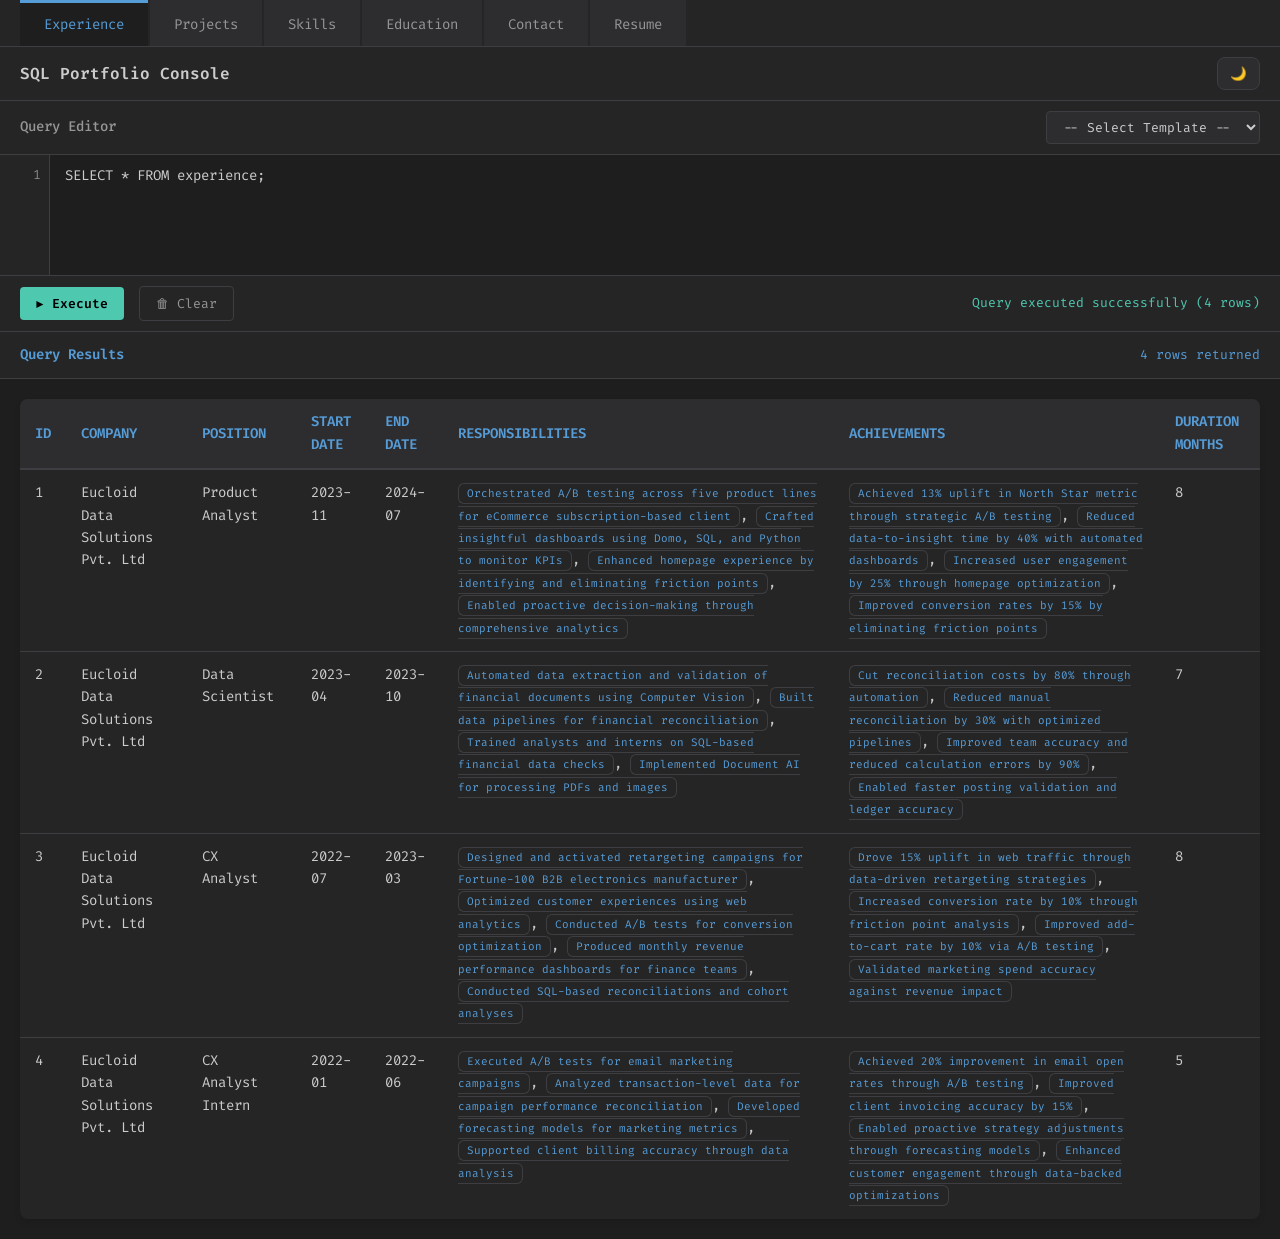
<file: index.html>
<!DOCTYPE html>
<html lang="en">
<head>
    <meta charset="UTF-8">
    <meta name="viewport" content="width=device-width, initial-scale=1.0">
    <title>Pratyaksh Mathur - SQL Portfolio Console</title>
    <link rel="stylesheet" href="styles/main.css">
    <link rel="preconnect" href="https://fonts.googleapis.com">
    <link rel="preconnect" href="https://fonts.gstatic.com" crossorigin>
    <link href="https://fonts.googleapis.com/css2?family=Fira+Code:wght@300;400;500;600&display=swap" rel="stylesheet">
</head>
<body>
    <div class="container">
        <!-- Navigation Tabs -->
        <nav class="nav-tabs">
            <button class="tab-btn active" data-table="experience">Experience</button>
            <button class="tab-btn" data-table="projects">Projects</button>
            <button class="tab-btn" data-table="skills">Skills</button>
            <button class="tab-btn" data-table="education">Education</button>
            <button class="tab-btn" data-table="contact">Contact</button>
            <button class="tab-btn" data-table="resume">Resume</button>
        </nav>

        <!-- SQL Editor Console -->
        <div class="sql-console" id="sql-console">
            <div class="console-header">
                <div class="console-title">
                    SQL Portfolio Console
                </div>
                <div class="console-controls">
                    <button class="control-btn" id="theme-toggle" title="Toggle Theme">🌙</button>
                </div>
            </div>
            
            <div class="editor-section" id="editor-section">
                <div class="editor-header">
                    <span class="editor-label">Query Editor</span>
                    <div class="editor-utils">
                        <select id="query-template" class="query-dropdown">
                            <option value="">-- Select Template --</option>
                            <option value="SELECT * FROM experience;">View All Experience</option>
                            <option value="SELECT * FROM projects;">View All Projects</option>
                            <option value="SELECT * FROM skills;">View All Skills</option>
                            <option value="SELECT * FROM education;">View All Education</option>
                            <option value="SELECT * FROM contact;">View Contact Info</option>
                            <option value="SELECT name, proficiency FROM skills;">Skills & Proficiency</option>
                            <option value="SELECT company, position, duration_months FROM experience;">Experience Summary</option>
                            <option value="SELECT name, status FROM projects;">Project Status</option>
                            <option value="SELECT * FROM skills WHERE proficiency = 'Advanced';">Advanced Skills Only</option>
                            <option value="SELECT skill_name, proficiency FROM skills JOIN experience;">Skills Used in Work</option>
                            <option value="INSERT INTO contact (name, email, message) VALUES ('', '', '');">Send Message</option>
                        </select>
                    </div>
                </div>
                
                <div class="editor-container">
                    <div class="line-numbers">
                        <div class="line-number">1</div>
                    </div>
                    <textarea 
                        id="sql-editor" 
                        placeholder="-- Portfolio Database Console
-- Try: SELECT * FROM experience;"
                        spellcheck="false">SELECT * FROM experience;</textarea>
                </div>
                
                <div class="editor-footer">
                    <button id="execute-btn" class="execute-btn">▶ Execute</button>
                    <button id="clear-btn" class="clear-btn">🗑 Clear</button>
                    <div class="status-indicator">
                        <span id="status-text">Ready</span>
                    </div>
                </div>
            </div>

            <!-- Results Section -->
            <div class="results-section" id="results-section">
                <div class="results-header">
                    <span class="results-label">Query Results</span>
                    <span id="result-count"></span>
                </div>
                <div id="results-container" class="results-container">
                    <div class="welcome-message">
                        <h2>🚀 Welcome to My SQL Portfolio Console!</h2>
                        <p>Execute queries above or click navigation tabs to explore my background.</p>
                        <div class="quick-start">
                            <h3>Quick Start:</h3>
                            <ul>
                                <li><code>SELECT * FROM experience;</code> - View my work history</li>
                                <li><code>SELECT * FROM projects;</code> - See my projects</li>
                                <li><code>SELECT name, proficiency FROM skills;</code> - Skills summary</li>
                                <li><code>SELECT * FROM skills WHERE proficiency = 'Advanced';</code> - Advanced skills only</li>
                                <li><code>INSERT INTO contact ...</code> - Get in touch</li>
                            </ul>
                        </div>
                    </div>
                </div>
            </div>
        </div>

        <!-- Resume Viewer Modal -->
        <div class="resume-modal" id="resume-modal">
            <div class="resume-header">
                <div class="resume-title">
                    📄 Resume - Pratyaksh Mathur
                </div>
                <div class="resume-controls">
                    <a href="assets/Pratyaksh_Mathur_Resume.pdf" download="Pratyaksh_Mathur_Resume.pdf" class="download-btn">
                        💾 Download PDF
                    </a>
                    <button id="close-resume" class="close-btn">
                        ✕
                    </button>
                </div>
            </div>
            <div class="resume-content" id="resume-content">
                <iframe src="assets/Pratyaksh_Mathur_Resume.pdf" width="100%" height="100%" frameborder="0">
                    <p>Your browser does not support PDFs. <a href="assets/Pratyaksh_Mathur_Resume.pdf">Download the PDF</a>.</p>
                </iframe>
            </div>
        </div>
    </div>

    <script src="data/portfolio.js"></script>
    <script src="scripts/app.js"></script>
</body>
</html>
</file>
<file: styles/main.css>
:root {
    /* VS Code Dark Theme Colors */
    --bg-primary: #1e1e1e;
    --bg-secondary: #252526;
    --bg-tertiary: #2d2d30;
    --bg-hover: #37373d;
    --text-primary: #cccccc;
    --text-secondary: #969696;
    --text-accent: #569cd6;
    --border: #3e3e42;
    --keyword: #c586c0;
    --string: #ce9178;
    --number: #b5cea8;
    --comment: #6a9955;
    --function: #dcdcaa;
    --error: #f44747;
    --success: #4ec9b0;
    --warning: #ffcc02;
    --selection: #264f78;
    --line-number: #858585;
}

* {
    margin: 0;
    padding: 0;
    box-sizing: border-box;
}

body {
    font-family: 'Fira Code', 'Consolas', 'Monaco', monospace;
    background: var(--bg-primary);
    color: var(--text-primary);
    line-height: 1.6;
    overflow-x: hidden;
}

.container {
    max-width: 1400px;
    margin: 0 auto;
    min-height: 100vh;
    display: flex;
    flex-direction: column;
}

/* Navigation Tabs */
.nav-tabs {
    display: flex;
    background: var(--bg-secondary);
    border-bottom: 1px solid var(--border);
    padding: 0 20px;
    gap: 2px;
}

.tab-btn {
    background: var(--bg-tertiary);
    border: none;
    color: var(--text-secondary);
    padding: 12px 24px;
    cursor: pointer;
    font-family: inherit;
    font-size: 14px;
    transition: all 0.2s ease;
    border-top: 3px solid transparent;
    position: relative;
}

.tab-btn:hover {
    background: var(--bg-hover);
    color: var(--text-primary);
}

.tab-btn.active {
    background: var(--bg-primary);
    color: var(--text-accent);
    border-top-color: var(--text-accent);
}

/* SQL Console */
.sql-console {
    flex: 1;
    display: flex;
    flex-direction: column;
    height: calc(100vh - 52px);
}

.console-header {
    background: var(--bg-secondary);
    padding: 10px 20px;
    display: flex;
    justify-content: space-between;
    align-items: center;
    border-bottom: 1px solid var(--border);
}

.console-title {
    color: var(--text-primary);
    font-weight: 600;
    font-size: 16px;
}

.console-controls {
    display: flex;
    gap: 10px;
}

.control-btn {
    background: var(--bg-tertiary);
    border: 1px solid var(--border);
    color: var(--text-secondary);
    padding: 8px 12px;
    border-radius: 8px;
    cursor: pointer;
    transition: all 0.3s ease;
    display: flex;
    align-items: center;
    gap: 6px;
    position: relative;
    overflow: hidden;
}

.control-btn:hover {
    background: var(--bg-hover);
    color: var(--text-accent);
    border-color: var(--border-accent);
    box-shadow: 0 0 10px rgba(88, 166, 255, 0.2);
    transform: translateY(-1px);
}

.control-btn .icon {
    font-size: 14px;
}

/* Editor Section */
.editor-section {
    flex: 0 0 200px;
    border-bottom: 1px solid var(--border);
}

.editor-header {
    background: var(--bg-secondary);
    padding: 10px 20px;
    display: flex;
    justify-content: space-between;
    align-items: center;
    border-bottom: 1px solid var(--border);
}

.editor-label {
    color: var(--text-secondary);
    font-size: 14px;
    font-weight: 500;
}

.query-dropdown {
    background: var(--bg-tertiary);
    border: 1px solid var(--border);
    color: var(--text-primary);
    padding: 6px 12px;
    border-radius: 4px;
    font-family: inherit;
    font-size: 13px;
    min-width: 200px;
}

.query-dropdown:focus {
    outline: none;
    border-color: var(--text-accent);
}

.editor-container {
    display: flex;
    background: var(--bg-primary);
    height: 120px;
    position: relative;
}

.line-numbers {
    background: var(--bg-secondary);
    color: var(--line-number);
    padding: 10px 8px;
    text-align: right;
    font-size: 13px;
    line-height: 1.5;
    min-width: 50px;
    border-right: 1px solid var(--border);
    user-select: none;
}

#sql-editor {
    flex: 1;
    background: var(--bg-primary);
    border: none;
    color: var(--text-primary);
    padding: 10px 15px;
    font-family: inherit;
    font-size: 14px;
    line-height: 1.5;
    resize: none;
    outline: none;
    tab-size: 4;
}

#sql-editor::placeholder {
    color: var(--comment);
}

.editor-footer {
    background: var(--bg-secondary);
    padding: 10px 20px;
    display: flex;
    gap: 15px;
    align-items: center;
    border-top: 1px solid var(--border);
}

.execute-btn {
    background: var(--success);
    border: none;
    color: #000;
    padding: 8px 16px;
    border-radius: 4px;
    cursor: pointer;
    font-family: inherit;
    font-weight: 600;
    font-size: 13px;
    transition: all 0.2s ease;
}

.execute-btn:hover {
    background: #45b7a8;
    transform: translateY(-1px);
}

.clear-btn {
    background: none;
    border: 1px solid var(--border);
    color: var(--text-secondary);
    padding: 8px 16px;
    border-radius: 4px;
    cursor: pointer;
    font-family: inherit;
    font-size: 13px;
    transition: all 0.2s ease;
}

.clear-btn:hover {
    background: var(--bg-hover);
    color: var(--text-primary);
}

.status-indicator {
    margin-left: auto;
    display: flex;
    align-items: center;
    gap: 8px;
}

#status-text {
    color: var(--text-secondary);
    font-size: 13px;
}

/* Resume Modal */
.resume-modal {
    position: fixed;
    top: 0;
    left: 0;
    width: 100%;
    height: 100%;
    background: rgba(0, 0, 0, 0.8);
    z-index: 9999;
    display: none;
    flex-direction: column;
}

.resume-modal.active {
    display: flex;
}

.resume-header {
    background: var(--bg-secondary);
    padding: 16px 24px;
    display: flex;
    justify-content: space-between;
    align-items: center;
    border-bottom: 1px solid var(--border);
}

.resume-title {
    color: var(--text-primary);
    font-weight: 600;
    font-size: 18px;
}

.resume-controls {
    display: flex;
    align-items: center;
    gap: 16px;
}

.download-btn {
    background: var(--text-accent);
    color: #000;
    text-decoration: none;
    padding: 8px 16px;
    border-radius: 4px;
    font-weight: 600;
    transition: all 0.2s ease;
}

.download-btn:hover {
    background: #4a8bc2;
    transform: translateY(-1px);
}

.close-btn {
    background: none;
    border: 1px solid var(--border);
    color: var(--text-secondary);
    width: 32px;
    height: 32px;
    border-radius: 4px;
    cursor: pointer;
    transition: all 0.2s ease;
    display: flex;
    align-items: center;
    justify-content: center;
    font-size: 16px;
}

.close-btn:hover {
    background: var(--bg-hover);
    color: var(--text-primary);
    border-color: var(--error);
}

.resume-content {
    flex: 1;
    background: var(--bg-primary);
    padding: 0;
}

.resume-content iframe {
    width: 100%;
    height: 100%;
    border: none;
}
/* Results Section */
.results-section {
    flex: 1;
    min-height: 300px;
    display: flex;
    flex-direction: column;
}

.results-header {
    background: var(--bg-secondary);
    padding: 12px 20px;
    display: flex;
    justify-content: space-between;
    align-items: center;
    border-bottom: 1px solid var(--border);
}

.results-label {
    display: flex;
    align-items: center;
    gap: 8px;
    color: var(--text-accent);
    font-size: 14px;
    font-weight: 600;
}

.results-container {
    flex: 1;
    overflow: auto;
    background: var(--bg-primary);
    padding: 24px;
}

/* Enhanced Welcome Message */
.welcome-message {
    text-align: center;
    padding: 40px 24px;
    color: var(--text-primary);
}

.ai-greeting h2 {
    background: var(--gradient-primary);
    -webkit-background-clip: text;
    -webkit-text-fill-color: transparent;
    background-clip: text;
    margin-bottom: 16px;
    font-size: 32px;
    font-weight: 700;
    letter-spacing: -0.5px;
}

.greeting-subtitle {
    color: var(--text-secondary);
    margin-bottom: 24px;
    font-size: 16px;
    opacity: 0.9;
}

.ai-features {
    display: flex;
    justify-content: center;
    gap: 12px;
    margin-bottom: 32px;
    flex-wrap: wrap;
}

.feature-badge {
    background: var(--bg-glass);
    border: 1px solid var(--border);
    color: var(--text-accent);
    padding: 6px 14px;
    border-radius: 20px;
    font-size: 12px;
    font-weight: 500;
    backdrop-filter: blur(10px);
    transition: all 0.3s ease;
}

.feature-badge:hover {
    background: var(--bg-hover);
    border-color: var(--border-accent);
    transform: translateY(-2px);
}

.quick-start {
    background: var(--bg-glass);
    border: 1px solid var(--border);
    border-radius: 16px;
    padding: 32px;
    max-width: 800px;
    margin: 0 auto;
    text-align: left;
    backdrop-filter: blur(10px);
    position: relative;
    overflow: hidden;
}

.quick-start::before {
    content: '';
    position: absolute;
    top: 0;
    left: 0;
    right: 0;
    height: 1px;
    background: var(--gradient-primary);
}

.quick-start h3 {
    color: var(--text-primary);
    margin-bottom: 24px;
    font-size: 20px;
    font-weight: 600;
    display: flex;
    align-items: center;
    gap: 10px;
}

.query-grid {
    display: grid;
    grid-template-columns: repeat(auto-fit, minmax(280px, 1fr));
    gap: 16px;
}

.query-card {
    background: var(--bg-secondary);
    border: 1px solid var(--border);
    border-radius: 12px;
    padding: 20px;
    cursor: pointer;
    transition: all 0.3s ease;
    position: relative;
    overflow: hidden;
}

.query-card:hover {
    background: var(--bg-hover);
    border-color: var(--border-accent);
    transform: translateY(-4px);
    box-shadow: 0 8px 32px rgba(88, 166, 255, 0.15);
}

.query-card::before {
    content: '';
    position: absolute;
    top: 0;
    left: 0;
    width: 100%;
    height: 2px;
    background: var(--gradient-primary);
    transform: scaleX(0);
    transition: transform 0.3s ease;
}

.query-card:hover::before {
    transform: scaleX(1);
}

.query-title {
    font-weight: 600;
    margin-bottom: 8px;
    color: var(--text-accent);
    font-size: 14px;
}

.query-desc {
    color: var(--text-secondary);
    font-size: 13px;
    line-height: 1.4;
}

#result-count {
    color: var(--text-accent);
    font-size: 13px;
}

.results-container {
    flex: 1;
    overflow: auto;
    background: var(--bg-primary);
    padding: 20px;
}

/* Welcome Message */
.welcome-message {
    text-align: center;
    padding: 40px 20px;
    color: var(--text-primary);
}

.welcome-message h2 {
    color: var(--text-accent);
    margin-bottom: 15px;
    font-size: 28px;
}

.welcome-message p {
    color: var(--text-secondary);
    margin-bottom: 30px;
    font-size: 16px;
}

.quick-start {
    background: var(--bg-secondary);
    border: 1px solid var(--border);
    border-radius: 8px;
    padding: 25px;
    max-width: 600px;
    margin: 0 auto;
    text-align: left;
}

.quick-start h3 {
    color: var(--function);
    margin-bottom: 15px;
    font-size: 18px;
}

.quick-start ul {
    list-style: none;
}

.quick-start li {
    margin-bottom: 10px;
    padding-left: 0;
}

.quick-start code {
    background: var(--bg-tertiary);
    color: var(--keyword);
    padding: 2px 6px;
    border-radius: 3px;
    font-family: inherit;
    font-size: 13px;
}

/* Table View */
.table-container {
    overflow-x: auto;
    border-radius: 6px;
    border: 1px solid var(--border);
    background: var(--bg-secondary);
    margin: 20px 0;
}

.enhanced-sql-table {
    width: 100%;
    border-collapse: collapse;
    font-size: 14px;
}

.enhanced-sql-table th {
    background: var(--bg-tertiary);
    color: var(--text-accent);
    padding: 12px 16px;
    text-align: left;
    font-weight: 600;
    border-bottom: 1px solid var(--border);
}

.enhanced-sql-table td {
    padding: 12px 16px;
    border-bottom: 1px solid var(--border);
    color: var(--text-primary);
}

.enhanced-sql-table tbody tr:hover {
    background: var(--bg-hover);
}

.enhanced-sql-table tbody tr:last-child td {
    border-bottom: none;
}

.sortable-header:hover .sort-icon {
    opacity: 1;
}

.enhanced-sql-table td {
    padding: 14px 20px;
    border-bottom: 1px solid var(--border);
    color: var(--text-primary);
    vertical-align: top;
}

.table-row {
    transition: all 0.2s ease;
}

.table-row:hover {
    background: var(--bg-hover);
}

.table-row:last-child td {
    border-bottom: none;
}

.array-container {
    display: flex;
    flex-wrap: wrap;
    gap: 4px;
}

.array-item {
    background: var(--bg-secondary);
    color: var(--text-accent);
    padding: 2px 8px;
    border-radius: 6px;
    font-size: 11px;
    border: 1px solid var(--border);
}

.json-object {
    background: var(--bg-secondary);
    color: var(--text-primary);
    padding: 8px;
    border-radius: 6px;
    font-family: 'Fira Code', monospace;
    font-size: 11px;
    white-space: pre-wrap;
    border: 1px solid var(--border);
    max-width: 300px;
    overflow-x: auto;
}

.external-link {
    color: var(--text-accent);
    text-decoration: none;
    font-weight: 500;
    transition: all 0.3s ease;
}

.external-link:hover {
    color: var(--text-primary);
    text-shadow: 0 0 8px var(--text-accent);
}

.proficiency-badge {
    padding: 4px 10px;
    border-radius: 10px;
    font-size: 11px;
    font-weight: 700;
    text-transform: uppercase;
    letter-spacing: 0.5px;
}

.proficiency-advanced {
    background: rgba(63, 185, 80, 0.1);
    color: var(--text-success);
    border: 1px solid rgba(63, 185, 80, 0.3);
}

.proficiency-intermediate {
    background: rgba(210, 153, 34, 0.1);
    color: var(--text-warning);
    border: 1px solid rgba(210, 153, 34, 0.3);
}

.proficiency-beginner {
    background: rgba(248, 81, 73, 0.1);
    color: var(--text-error);
    border: 1px solid rgba(248, 81, 73, 0.3);
}

.date-value {
    font-family: 'Fira Code', monospace;
    color: var(--text-secondary);
    font-size: 13px;
}

/* SQL Result Table (Legacy) */
.sql-table {
    width: 100%;
    border-collapse: collapse;
    background: var(--bg-secondary);
    border-radius: 8px;
    overflow: hidden;
    box-shadow: 0 4px 6px rgba(0, 0, 0, 0.1);
}

.sql-table th {
    background: var(--bg-tertiary);
    color: var(--text-accent);
    padding: 12px 15px;
    text-align: left;
    font-weight: 600;
    border-bottom: 2px solid var(--border);
    font-size: 14px;
}

.sql-table td {
    padding: 12px 15px;
    border-bottom: 1px solid var(--border);
    color: var(--text-primary);
    font-size: 14px;
    vertical-align: top;
}

.sql-table tr:hover {
    background: var(--bg-hover);
}

.sql-table tr:last-child td {
    border-bottom: none;
}

/* Contact Form */
.contact-form {
    max-width: 600px;
    background: var(--bg-secondary);
    border: 1px solid var(--border);
    border-radius: 8px;
    padding: 25px;
}

.contact-form h3 {
    color: var(--text-accent);
    margin-bottom: 20px;
    font-size: 20px;
}

.form-group {
    margin-bottom: 20px;
}

.form-group label {
    display: block;
    color: var(--text-secondary);
    margin-bottom: 8px;
    font-size: 14px;
    font-weight: 500;
}

.form-group input,
.form-group textarea {
    width: 100%;
    background: var(--bg-primary);
    border: 1px solid var(--border);
    color: var(--text-primary);
    padding: 10px 12px;
    border-radius: 4px;
    font-family: inherit;
    font-size: 14px;
    transition: border-color 0.2s ease;
}

.form-group input:focus,
.form-group textarea:focus {
    outline: none;
    border-color: var(--text-accent);
}

.form-group textarea {
    height: 100px;
    resize: vertical;
}

.submit-btn {
    background: var(--text-accent);
    border: none;
    color: #000;
    padding: 10px 20px;
    border-radius: 4px;
    cursor: pointer;
    font-family: inherit;
    font-weight: 600;
    font-size: 14px;
    transition: all 0.2s ease;
}

.submit-btn:hover {
    background: #4a8bc2;
    transform: translateY(-1px);
}

/* Success Message */
.success-message {
    background: rgba(78, 201, 176, 0.1);
    border: 1px solid var(--success);
    color: var(--success);
    padding: 15px 20px;
    border-radius: 6px;
    margin: 20px 0;
    text-align: center;
    font-weight: 500;
}

/* Error Message */
.error-message {
    background: rgba(244, 71, 71, 0.1);
    border: 1px solid var(--error);
    color: var(--error);
    padding: 15px 20px;
    border-radius: 6px;
    margin: 20px 0;
    text-align: center;
    font-weight: 500;
}

/* SQL Syntax Highlighting */
.sql-keyword { color: var(--keyword); }
.sql-string { color: var(--string); }
.sql-number { color: var(--number); }
.sql-comment { color: var(--comment); }
.sql-function { color: var(--function); }

/* Loading Animation */
.loading {
    display: inline-block;
    width: 20px;
    height: 20px;
    border: 2px solid var(--bg-hover);
    border-top-color: var(--text-accent);
    border-radius: 50%;
    animation: spin 1s linear infinite;
}

@keyframes spin {
    to { transform: rotate(360deg); }
}

/* Responsive Design */
@media (max-width: 768px) {
    .nav-tabs {
        flex-wrap: wrap;
        padding: 0 10px;
    }
    
    .tab-btn {
        padding: 10px 16px;
        font-size: 13px;
    }
    
    .console-header,
    .editor-header,
    .editor-footer,
    .results-header {
        padding: 10px 15px;
    }
    
    .editor-container {
        height: 150px;
    }
    
    .results-container {
        padding: 15px;
    }
    
    .sql-table {
        font-size: 12px;
    }
    
    .sql-table th,
    .sql-table td {
        padding: 8px 10px;
    }
    
    .welcome-message {
        padding: 20px 10px;
    }
    
    .welcome-message h2 {
        font-size: 24px;
    }
    
    .quick-start {
        padding: 20px;
    }
}

@media (max-width: 480px) {
    .nav-tabs {
        padding: 0 5px;
    }
    
    .tab-btn {
        padding: 8px 12px;
        font-size: 12px;
    }
    
    .editor-header {
        flex-direction: column;
        gap: 10px;
        align-items: stretch;
    }
    
    .editor-footer {
        flex-wrap: wrap;
        gap: 10px;
    }
    
    .query-dropdown {
        min-width: 100%;
    }
}
</file>
